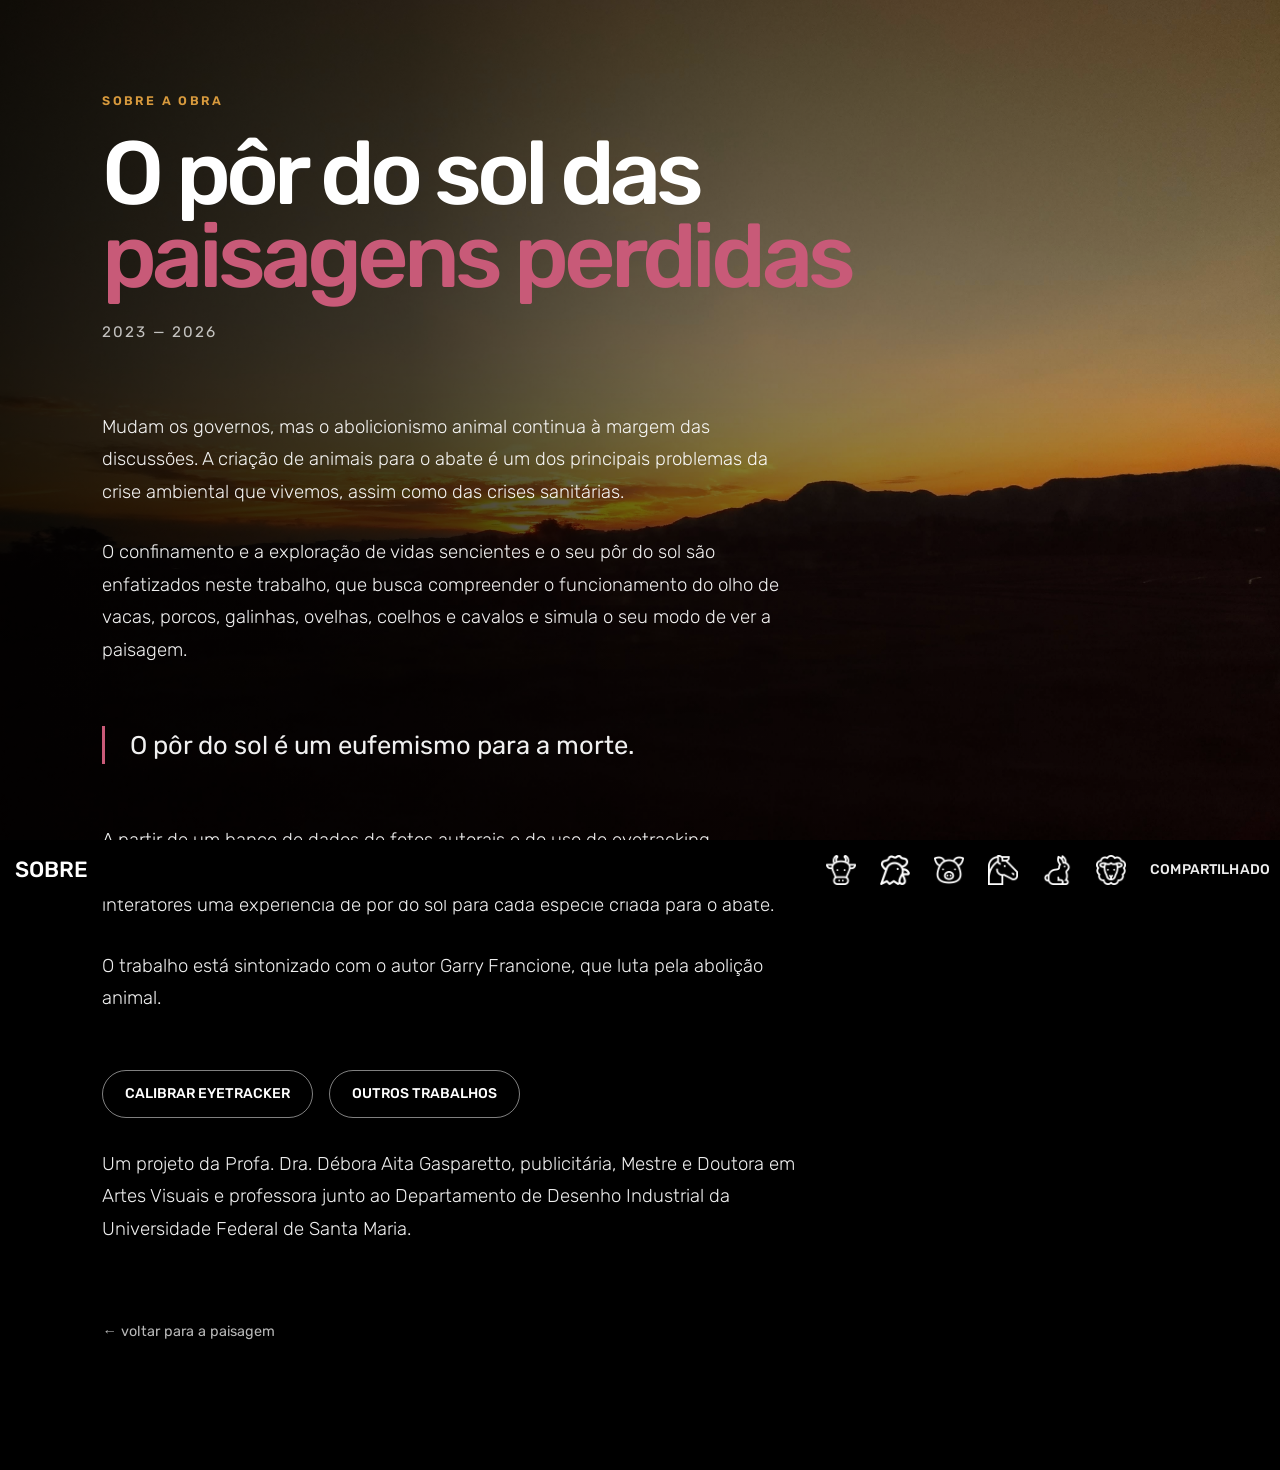
<file: index.html>
<!doctype html>

<html lang="pt-BR">

<head>

    <title>Sobre — O pôr do sol das paisagens perdidas</title>

    <meta charset="utf-8">

    <meta
        name="viewport"
        content="width=device-width, initial-scale=1"
    >


    <!-- =========================================================
         FONTE
    ========================================================== -->

    <link
        rel="preconnect"
        href="https://fonts.googleapis.com"
    >

    <link
        rel="preconnect"
        href="https://fonts.gstatic.com"
        crossorigin
    >

    <link
        href="https://fonts.googleapis.com/css2?family=Rubik:ital,wght@0,300;0,400;0,500;0,600;0,700;1,300;1,500&display=swap"
        rel="stylesheet"
    >


    <!-- =========================================================
         CSS EXISTENTE
    ========================================================== -->

    <link
        rel="stylesheet"
        href="css/menu.css"
    >


    <!-- =========================================================
         FAVICON
    ========================================================== -->

    <link
        rel="shortcut icon"
        href="images/icons/loguinho.png"
        type="image/x-icon"
    >


    <!-- =========================================================
         CSS ESPECÍFICO DA PÁGINA SOBRE
    ========================================================== -->

    <style>

        /* ========================================================
           CONFIGURAÇÃO
        ======================================================== */

        :root {

            --sunset-pink: #C85A78;

            --sunset-ochre: #D89A3D;

            --text-color: #ffffff;

        }


        * {

            box-sizing: border-box;

        }


        html,
        body {

            margin: 0;

            padding: 0;

            min-height: 100%;

        }


        body {

            font-family:
                'Rubik',
                sans-serif;

            color:
                var(--text-color);

            background:
                #000000;

        }



        /* ========================================================
           PAISAGEM FIXA
        ======================================================== */

        .sobre-background {

            position: fixed;

            inset: 0;

            width: 100%;

            height: 100%;

            background-image:
                url('images/c.jpg');

            background-size:
                cover;

            background-position:
                center center;

            background-repeat:
                no-repeat;

            z-index:
                -3;

        }



        /* ========================================================
           OVERLAY
           
           Gradiente em vez de caixa preta.
        ======================================================== */

        .sobre-background::after {

            content: "";

            position: absolute;

            inset: 0;

            background:

                linear-gradient(
                    90deg,

                    rgba(0, 0, 0, 0.88) 0%,

                    rgba(0, 0, 0, 0.74) 32%,

                    rgba(0, 0, 0, 0.48) 60%,

                    rgba(0, 0, 0, 0.22) 100%
                );

        }



        /* ========================================================
           CONTEÚDO
        ======================================================== */

        .sobre-page {

            min-height:
                100vh;

            padding:

                10vh

                8vw

                130px

                8vw;

        }


        .sobre-content {

            width:
                min(760px, 100%);

        }



        /* ========================================================
           IDENTIFICAÇÃO
        ======================================================== */

        .sobre-label {

            display:
                inline-block;

            margin-bottom:
                24px;

            color:
                var(--sunset-ochre);

            font-size:
                0.78rem;

            font-weight:
                600;

            letter-spacing:
                0.18em;

            text-transform:
                uppercase;

        }



        /* ========================================================
           TÍTULO
        ======================================================== */

        .sobre-title {

            margin:
                0;

            max-width:
                760px;

            font-size:
                clamp(
                    3.2rem,
                    7vw,
                    7.2rem
                );

            font-weight:
                500;

            line-height:
                0.93;

            letter-spacing:
                -0.055em;

        }


        .sobre-title span {

            display:
                block;

            color:
                var(--sunset-pink);

        }



        /* ========================================================
           DATA
        ======================================================== */

        .sobre-date {

            margin-top:
                24px;

            margin-bottom:
                70px;

            color:
                rgba(
                    255,
                    255,
                    255,
                    0.72
                );

            font-size:
                0.95rem;

            font-weight:
                400;

            letter-spacing:
                0.12em;

        }



        /* ========================================================
           TEXTO
        ======================================================== */

        .sobre-text {

            max-width:
                700px;

        }


        .sobre-text p {

            margin:

                0

                0

                28px

                0;

            font-size:
                clamp(
                    1.05rem,
                    1.45vw,
                    1.3rem
                );

            font-weight:
                300;

            line-height:
                1.75;

            color:
                rgba(
                    255,
                    255,
                    255,
                    0.94
                );

        }



        /* ========================================================
           DESTAQUE
        ======================================================== */

        .sobre-highlight {

            margin:

                60px

                0;

            padding-left:
                25px;

            border-left:
                3px solid
                var(--sunset-pink);

        }


        .sobre-highlight p {

            margin:
                0;

            font-size:
                clamp(
                    1.35rem,
                    2vw,
                    1.8rem
                );

            line-height:
                1.5;

            font-weight:
                400;

        }



        /* ========================================================
           LINKS
        ======================================================== */

        .sobre-link {

            color:
                var(--sunset-ochre);

            text-decoration:
                none;

            border-bottom:
                1px solid
                currentColor;

            transition:

                color 0.25s ease,

                border-color 0.25s ease;

        }


        .sobre-link:hover {

            color:
                var(--sunset-pink);

        }



        /* ========================================================
           AÇÕES
        ======================================================== */

        .sobre-actions {

            display:
                flex;

            flex-wrap:
                wrap;

            gap:
                16px;

            margin-top:
                55px;

            margin-bottom:
                30px;

        }


        .sobre-button {

            display:
                inline-flex;

            align-items:
                center;

            justify-content:
                center;

            min-height:
                48px;

            padding:
                0 22px;

            border:
                1px solid
                rgba(
                    255,
                    255,
                    255,
                    0.5
                );

            border-radius:
                100px;

            color:
                #ffffff;

            text-decoration:
                none;

            font-size:
                0.88rem;

            font-weight:
                500;

            transition:

                color 0.25s ease,

                background-color 0.25s ease,

                border-color 0.25s ease,

                transform 0.25s ease;

        }


        .sobre-button:hover {

            color:
                #000000;

            background-color:
                var(--sunset-ochre);

            border-color:
                var(--sunset-ochre);

            transform:
                translateY(-2px);

        }



        /* ========================================================
           VOLTAR
        ======================================================== */

        .sobre-back {

            display:
                inline-block;

            margin-top:
                50px;

            color:
                rgba(
                    255,
                    255,
                    255,
                    0.72
                );

            font-size:
                0.9rem;

            text-decoration:
                none;

            transition:
                color 0.25s ease;

        }


        .sobre-back:hover {

            color:
                var(--sunset-pink);

        }



        /* ========================================================
           MOBILE
        ======================================================== */

        @media (
            max-width: 700px
        ) {

            .sobre-background {

                background-position:
                    62% center;

            }


            .sobre-background::after {

                background:

                    linear-gradient(
                        180deg,

                        rgba(
                            0,
                            0,
                            0,
                            0.68
                        )
                        0%,

                        rgba(
                            0,
                            0,
                            0,
                            0.86
                        )
                        48%,

                        rgba(
                            0,
                            0,
                            0,
                            0.97
                        )
                        100%
                    );

            }


            .sobre-page {

                padding:

                    10vh

                    24px

                    120px

                    24px;

            }


            .sobre-title {

                font-size:
                    clamp(
                        3rem,
                        14vw,
                        5rem
                    );

            }


            .sobre-date {

                margin-bottom:
                    48px;

            }


            .sobre-highlight {

                margin:

                    45px

                    0;

            }


            .sobre-actions {

                flex-direction:
                    column;

                align-items:
                    flex-start;

            }

        }



        /* ========================================================
           ACESSIBILIDADE
        ======================================================== */

        @media (
            prefers-reduced-motion: reduce
        ) {

            .sobre-link,
            .sobre-button,
            .sobre-back {

                transition:
                    none;

            }

        }

    </style>

</head>



<body>


    <!-- =========================================================
         PAISAGEM
    ========================================================== -->

    <div
        class="sobre-background"
        aria-hidden="true"
    ></div>



    <!-- =========================================================
         NAVBAR
    ========================================================== -->

    <div class="nav">


        <input
            type="checkbox"
            id="nav-check"
        >


        <div class="nav-header">

            <div class="nav-title">

                <a href="index.html">
                    SOBRE
                </a>

            </div>

        </div>


        <div class="nav-btn">

            <label for="nav-check">

                <span></span>

                <span></span>

                <span></span>

            </label>

        </div>


        <div class="nav-links">


            <a
                href="bovinos.html"
                target="_blank"
            >

                <img
                    class="icons"
                    src="images/icons/cow.png"
                    width="30"
                    alt="Bovinos"
                >

            </a>


            <a
                href="galinhas.html"
                target="_blank"
            >

                <img
                    class="icons"
                    src="images/icons/chicken.png"
                    width="30"
                    alt="Galinhas"
                >

            </a>


            <a
                href="porcos.html"
                target="_blank"
            >

                <img
                    class="icons"
                    src="images/icons/pig.png"
                    width="30"
                    alt="Porcos"
                >

            </a>


            <a
                href="cavalos.html"
                target="_blank"
            >

                <img
                    class="icons"
                    src="images/icons/horse.png"
                    width="30"
                    alt="Cavalos"
                >

            </a>


            <a
                href="coelhos.html"
                target="_blank"
            >

                <img
                    class="icons"
                    src="images/icons/rabbit.png"
                    width="30"
                    alt="Coelhos"
                >

            </a>


            <a
                href="ovelhas.html"
                target="_blank"
            >

                <img
                    class="icons"
                    src="images/icons/sheep.png"
                    width="30"
                    alt="Ovelhas"
                >

            </a>


            <a
                href="compartilhado.html"
                style="
                    font-size: 14px;
                    font-family: 'Rubik', sans-serif;
                    font-weight: 500;
                "
            >
                COMPARTILHADO
            </a>


        </div>

    </div>



    <!-- =========================================================
         CONTEÚDO
    ========================================================== -->

    <main class="sobre-page">


        <article class="sobre-content">


            <div class="sobre-label">

                SOBRE A OBRA

            </div>



            <h1 class="sobre-title">

                O pôr do sol das

                <span>
                    paisagens perdidas
                </span>

            </h1>



            <div class="sobre-date">

                2023 — 2026

            </div>



            <div class="sobre-text">


                <p>

                    Mudam os governos, mas o abolicionismo animal
                    continua à margem das discussões. A criação de
                    animais para o abate é um dos principais problemas
                    da crise ambiental que vivemos, assim como das
                    crises sanitárias.

                </p>


                <p>

                    O confinamento e a exploração de vidas sencientes
                    e o seu pôr do sol são enfatizados neste trabalho,
                    que busca compreender o funcionamento do olho de
                    vacas, porcos, galinhas, ovelhas, coelhos e cavalos
                    e simula o seu modo de ver a paisagem.

                </p>



                <div class="sobre-highlight">

                    <p>

                        O pôr do sol é um eufemismo para a morte.

                    </p>

                </div>



                <p>

                    A partir de um banco de dados de fotos autorais e
                    do uso de eyetracking, manipulamos as imagens de
                    um modo poético e crítico para proporcionar aos
                    interatores uma experiência de pôr do sol para
                    cada espécie criada para o abate.

                </p>


                <p>

                    O trabalho está sintonizado com o autor
                    Garry Francione, que luta pela abolição animal.

                </p>



                <div class="sobre-actions">


                    <a
                        class="sobre-button"
                        href="https://webgazer.cs.brown.edu/calibration.html"
                        target="_blank"
                        rel="noopener noreferrer"
                    >

                        CALIBRAR EYETRACKER

                    </a>


                    <a
                        class="sobre-button"
                        href="http://lattes.cnpq.br/1722113830390578"
                        target="_blank"
                        rel="noopener noreferrer"
                    >

                        OUTROS TRABALHOS

                    </a>


                </div>



                <p>

                    Um projeto da Profa. Dra. Débora Aita Gasparetto,
                    publicitária, Mestre e Doutora em Artes Visuais e
                    professora junto ao Departamento de Desenho
                    Industrial da Universidade Federal de Santa Maria.

                </p>



                <a
                    class="sobre-back"
                    href="index.html"
                >

                    ← voltar para a paisagem

                </a>


            </div>

        </article>

    </main>


</body>

</html>
</file>
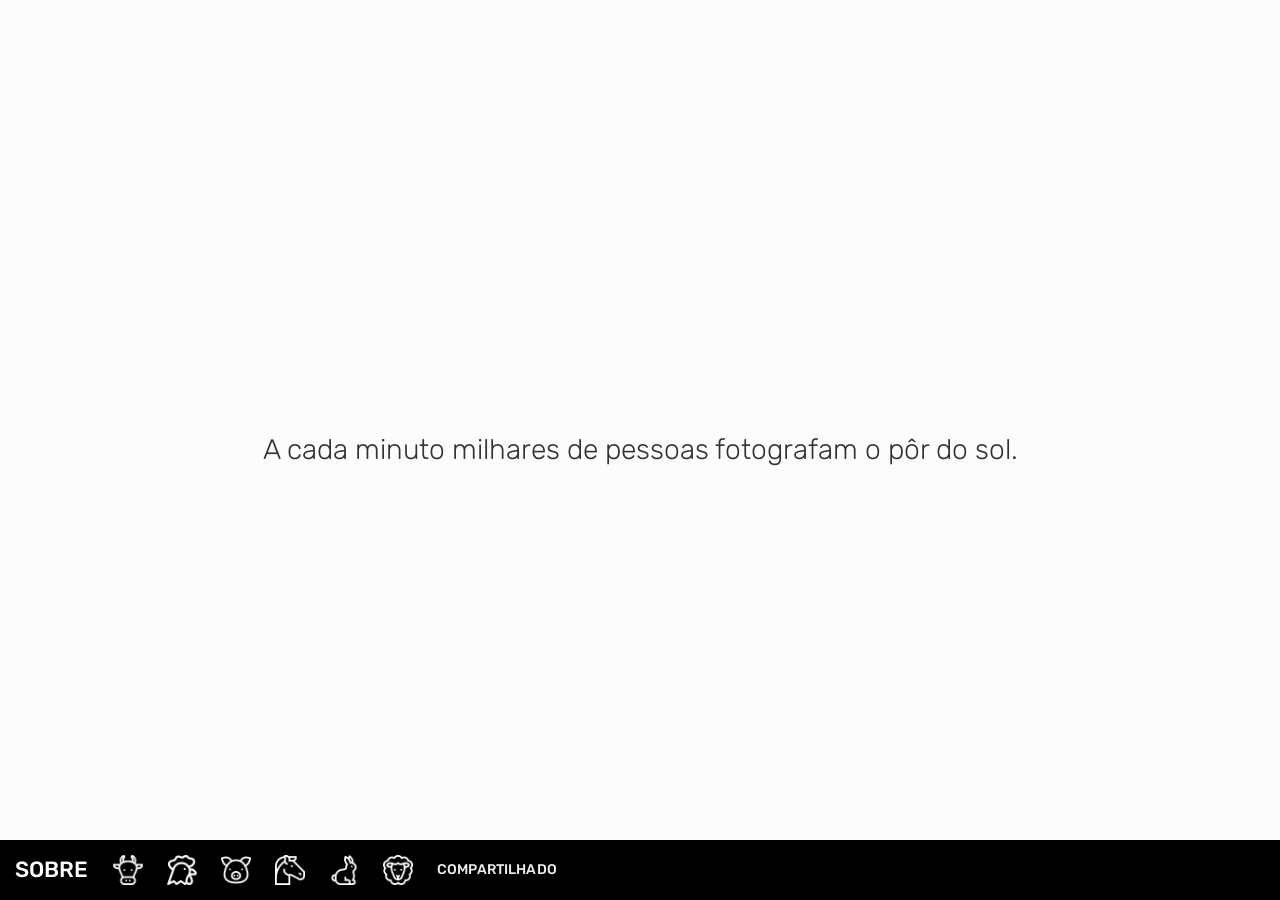
<file: compartilhado.html>
<!doctype html>

<html lang="pt-BR">

<head>

  <title>O pôr do sol compartilhado — Paisagens Perdidas</title>

  <meta charset="utf-8">

  <meta
    name="viewport"
    content="width=device-width, initial-scale=1, shrink-to-fit=no"
  >


  <!-- =========================================================
       RUBIK
  ========================================================== -->

  <link
    rel="preconnect"
    href="https://fonts.googleapis.com"
  >

  <link
    rel="preconnect"
    href="https://fonts.gstatic.com"
    crossorigin
  >

  <link
    href="https://fonts.googleapis.com/css2?family=Rubik:ital,wght@0,300;0,400;0,500;0,600;0,700;1,300;1,500&display=swap"
    rel="stylesheet"
  >


  <!-- =========================================================
       CSS BASE
  ========================================================== -->

  <link
    rel="stylesheet"
    href="css/style.css"
  >


  <!-- =========================================================
       CSS ESPECÍFICO DO COMPARTILHADO
  ========================================================== -->

  <link
    rel="stylesheet"
    href="css/compartilhado.css"
  >


  <!-- =========================================================
       NAVBAR GLOBAL
       IMPORTANTE: deixar por último
  ========================================================== -->

  <link
    rel="stylesheet"
    href="css/menu.css"
  >


  <!-- =========================================================
       FAVICON
  ========================================================== -->

  <link
    rel="shortcut icon"
    href="images/icons/loguinho.png"
    type="image/x-icon"
  >


  <!-- =========================================================
       GARANTIA TIPOGRÁFICA
  ========================================================== -->

  <style>

    body {
      font-family: 'Rubik', sans-serif;
    }

  </style>

</head>


<body
  class="compartilhado-body"
  id="body-container"
>


  <!-- =========================================================
       INTRO
  ========================================================== -->

  <div id="intro-sequence">


    <div
      class="intro-text"
      id="text1"
    >
      A cada minuto milhares de pessoas fotografam o pôr do sol.
    </div>


    <div
      class="intro-text"
      id="text2"
    >
      As imagens continuam existindo.
    </div>


    <div
      class="intro-text"
      id="text3"
    >
      Mas as paisagens talvez não.
    </div>


  </div>


  <!-- =========================================================
       TIMELINE
       As imagens são inseridas pelo JavaScript
  ========================================================== -->

  <div
    id="timeline-container"
    style="
      opacity: 0;
      pointer-events: none;
    "
  >

    <!--
      As imagens são carregadas dinamicamente
      pelo js/compartilhado.js
    -->

  </div>


  <!-- =========================================================
       SEQUÊNCIA FINAL
  ========================================================== -->

  <div
    id="end-sequence"
    style="display: none;"
  >


    <div
      class="end-text"
      id="end-text1"
    >
      Suas escolhas podem salvar paisagens.
    </div>


    <div
      class="end-text"
      id="end-text2"
    >
      E também aqueles que jamais puderam contemplá-las.
    </div>


  </div>


  <!-- =========================================================
       NAVBAR GLOBAL
  ========================================================== -->

  <div
    class="nav"
    id="main-nav"
  >


    <input
      type="checkbox"
      id="nav-check"
    >


    <!-- SOBRE -->

    <div class="nav-header">

      <div class="nav-title">

        <a href="sobre.html">
          SOBRE
        </a>

      </div>

    </div>


    <!-- BOTÃO MOBILE -->

    <div class="nav-btn">

      <label for="nav-check">

        <span></span>

        <span></span>

        <span></span>

      </label>

    </div>


    <!-- LINKS -->

    <div class="nav-links">


      <a
        href="bovinos.html"
        target="_blank"
        aria-label="Bovinos"
      >

        <img
          class="icons"
          src="images/icons/cow.png"
          width="30"
          alt="Bovinos"
        >

      </a>


      <a
        href="galinhas.html"
        target="_blank"
        aria-label="Galinhas"
      >

        <img
          class="icons"
          src="images/icons/chicken.png"
          width="30"
          alt="Galinhas"
        >

      </a>


      <a
        href="porcos.html"
        target="_blank"
        aria-label="Porcos"
      >

        <img
          class="icons"
          src="images/icons/pig.png"
          width="30"
          alt="Porcos"
        >

      </a>


      <a
        href="cavalos.html"
        target="_blank"
        aria-label="Cavalos"
      >

        <img
          class="icons"
          src="images/icons/horse.png"
          width="30"
          alt="Cavalos"
        >

      </a>


      <a
        href="coelhos.html"
        target="_blank"
        aria-label="Coelhos"
      >

        <img
          class="icons"
          src="images/icons/rabbit.png"
          width="30"
          alt="Coelhos"
        >

      </a>


      <a
        href="ovelhas.html"
        target="_blank"
        aria-label="Ovelhas"
      >

        <img
          class="icons"
          src="images/icons/sheep.png"
          width="30"
          alt="Ovelhas"
        >

      </a>


      <a href="compartilhado.html">
        COMPARTILHADO
      </a>


    </div>

  </div>


  <!-- =========================================================
       JAVASCRIPT
  ========================================================== -->

  <script src="js/compartilhado.js"></script>


</body>

</html>
</file>
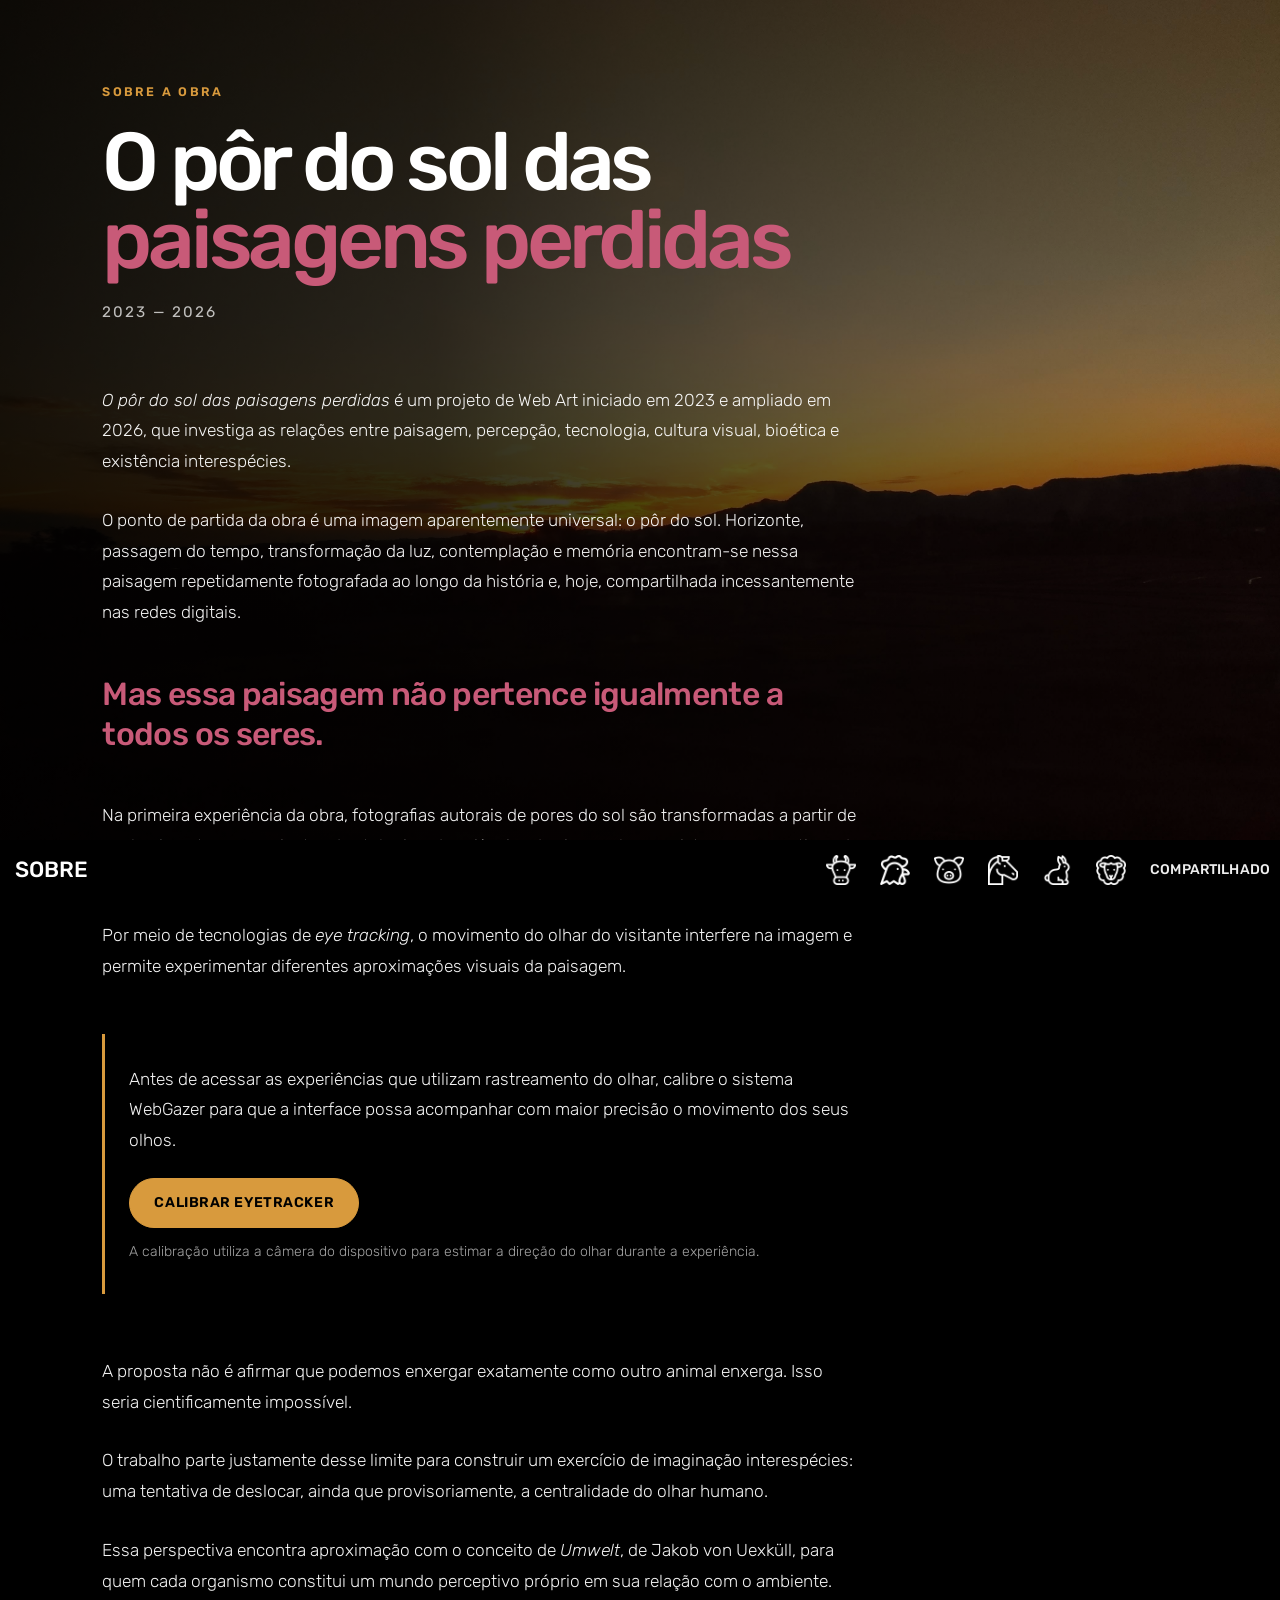
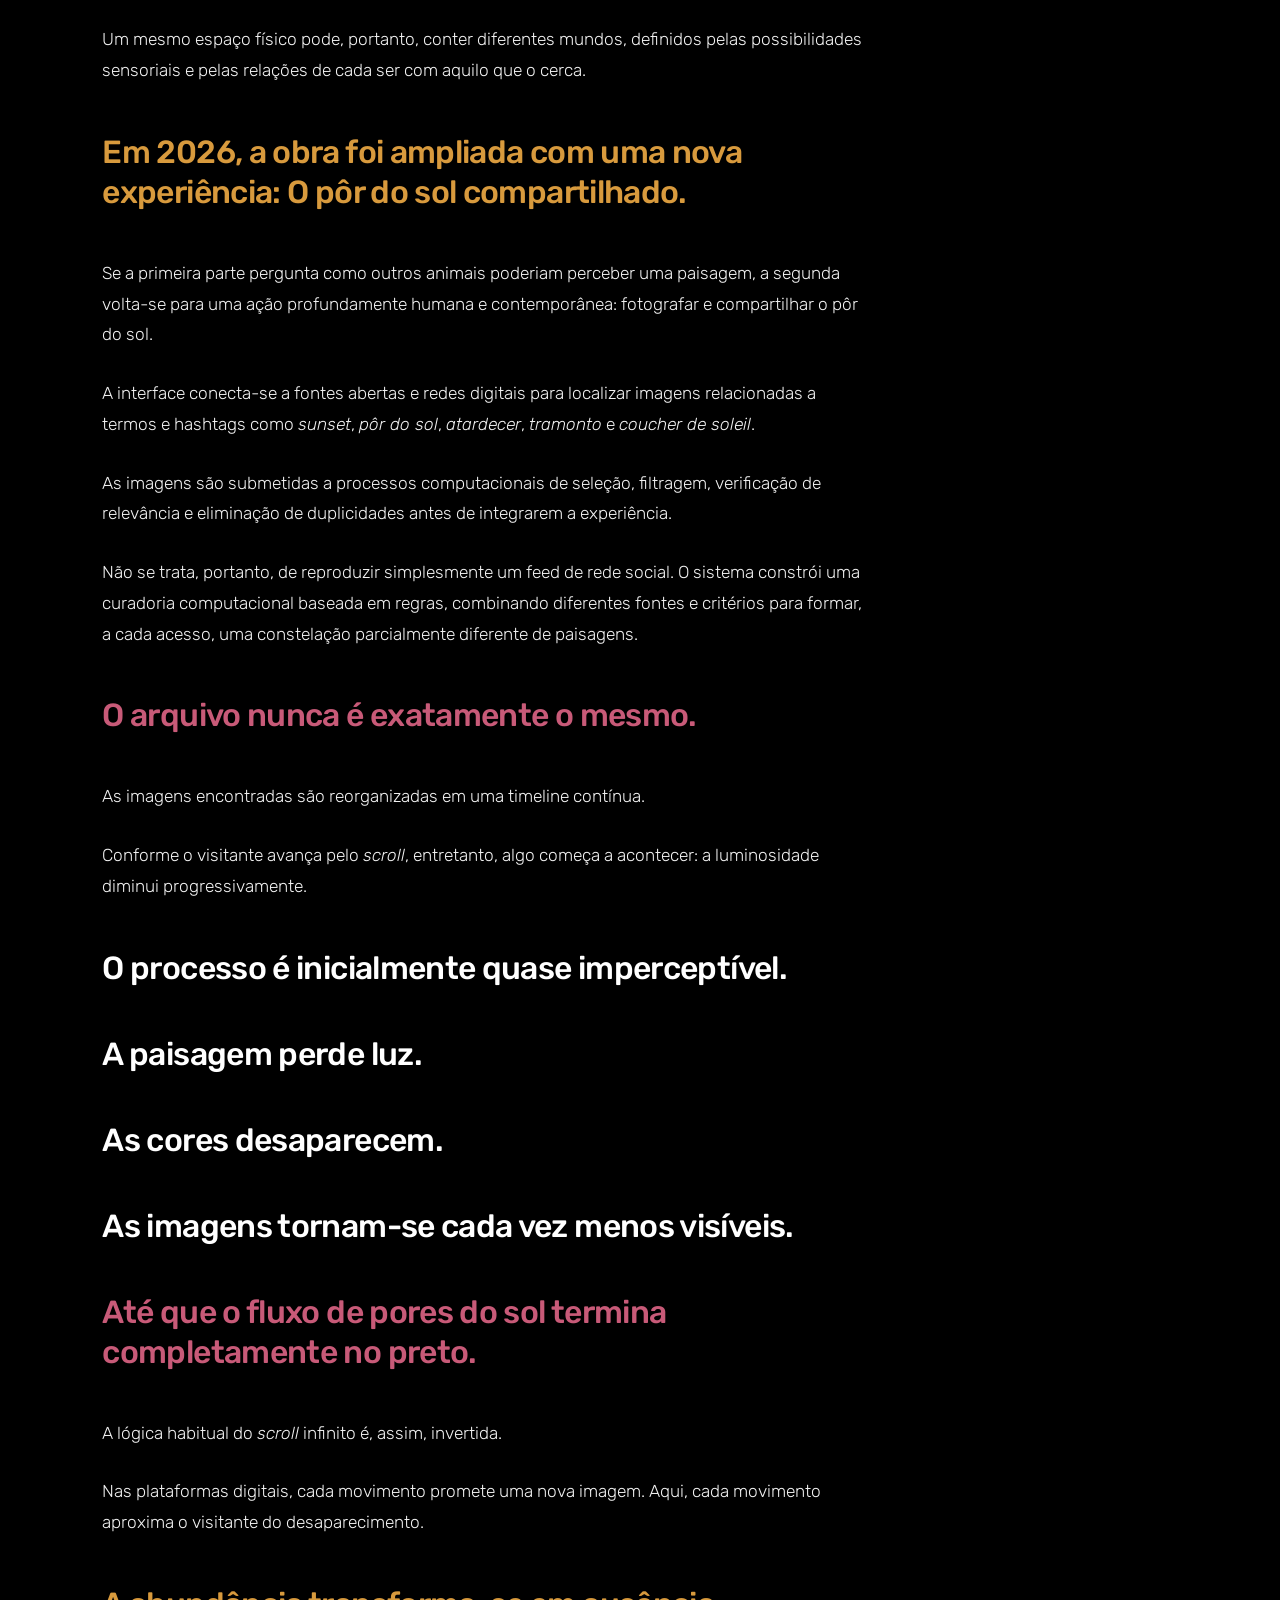
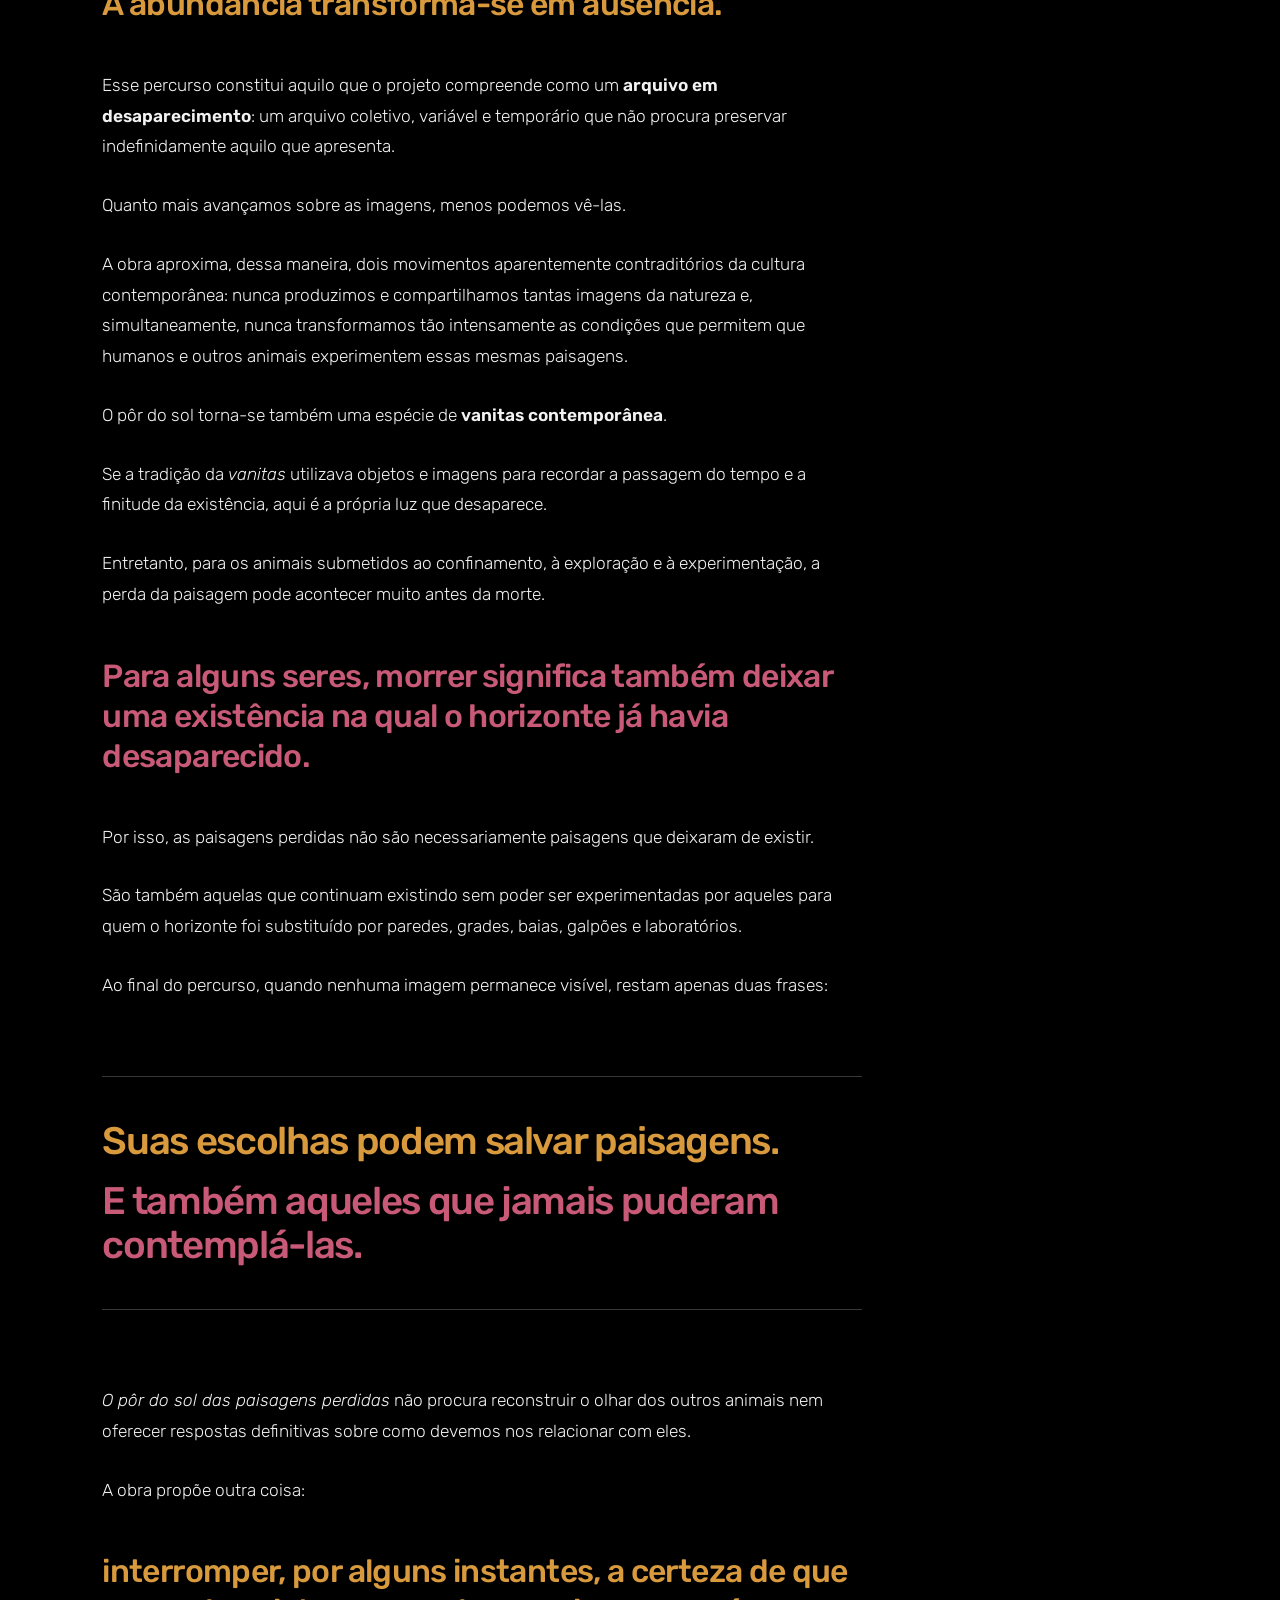
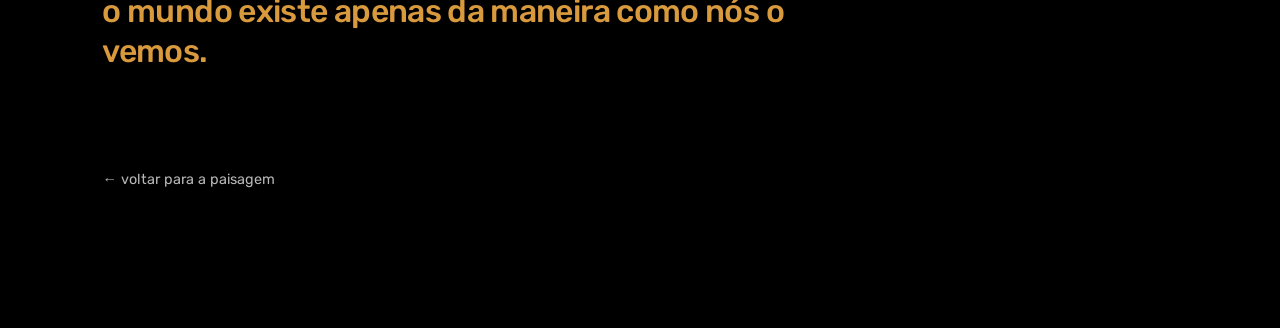
<file: sobre.html>
<!doctype html>

<html lang="pt-BR">

<head>

    <title>Sobre — O pôr do sol das paisagens perdidas</title>

    <meta charset="utf-8">

    <meta
        name="viewport"
        content="width=device-width, initial-scale=1"
    >


    <!-- =========================================================
         FONTE
    ========================================================== -->

    <link
        rel="preconnect"
        href="https://fonts.googleapis.com"
    >

    <link
        rel="preconnect"
        href="https://fonts.gstatic.com"
        crossorigin
    >

    <link
        href="https://fonts.googleapis.com/css2?family=Rubik:ital,wght@0,300;0,400;0,500;0,600;0,700;1,300;1,500&display=swap"
        rel="stylesheet"
    >


    <!-- =========================================================
         MENU
    ========================================================== -->

    <link
        rel="stylesheet"
        href="css/menu.css"
    >


    <!-- =========================================================
         FAVICON
    ========================================================== -->

    <link
        rel="shortcut icon"
        href="images/icons/loguinho.png"
        type="image/x-icon"
    >


    <!-- =========================================================
         CSS DA PÁGINA SOBRE
    ========================================================== -->

    <style>

        :root {
            --sunset-pink: #C85A78;
            --sunset-ochre: #D89A3D;
            --text-color: #ffffff;
        }


        * {
            box-sizing: border-box;
        }


        html,
        body {
            margin: 0;
            padding: 0;
            min-height: 100%;
        }


        body {
            font-family: 'Rubik', sans-serif;

            color: var(--text-color);

            background: #000;
        }


        /* ========================================================
           FUNDO FIXO
        ======================================================== */

        .sobre-background {
            position: fixed;

            inset: 0;

            width: 100%;
            height: 100%;

            background-image:
                url('images/c.jpg');

            background-size:
                cover;

            background-position:
                center center;

            background-repeat:
                no-repeat;

            z-index:
                -3;
        }


        .sobre-background::after {
            content: "";

            position: absolute;

            inset: 0;

            background:
                linear-gradient(
                    90deg,
                    rgba(0, 0, 0, 0.90) 0%,
                    rgba(0, 0, 0, 0.82) 34%,
                    rgba(0, 0, 0, 0.62) 62%,
                    rgba(0, 0, 0, 0.35) 100%
                );
        }


        /* ========================================================
           CONTEÚDO
        ======================================================== */

        .sobre-page {
            min-height: 100vh;

            padding:
                9vh
                8vw
                140px
                8vw;
        }


        .sobre-content {
            width: min(820px, 100%);
        }


        /* ========================================================
           CABEÇALHO
        ======================================================== */

        .sobre-label {
            display: inline-block;

            margin-bottom: 24px;

            color: var(--sunset-ochre);

            font-size: 0.78rem;

            font-weight: 600;

            letter-spacing: 0.18em;

            text-transform: uppercase;
        }


        .sobre-title {
            margin: 0;

            max-width: 820px;

            font-size:
                clamp(
                    3rem,
                    6.4vw,
                    6.6rem
                );

            font-weight: 500;

            line-height: 0.95;

            letter-spacing: -0.052em;
        }


        .sobre-title span {
            display: block;

            color: var(--sunset-pink);
        }


        .sobre-date {
            margin-top: 24px;

            margin-bottom: 64px;

            color:
                rgba(
                    255,
                    255,
                    255,
                    0.72
                );

            font-size: 0.95rem;

            font-weight: 400;

            letter-spacing: 0.12em;
        }


        /* ========================================================
           TEXTO
        ======================================================== */

        .sobre-text {
            max-width: 760px;
        }


        .sobre-text p {
            margin:
                0
                0
                28px
                0;

            font-size:
                clamp(
                    1.02rem,
                    1.35vw,
                    1.22rem
                );

            font-weight: 300;

            line-height: 1.78;

            color:
                rgba(
                    255,
                    255,
                    255,
                    0.95
                );
        }


        .sobre-text em {
            font-style: italic;
        }


        .sobre-text strong {
            font-weight: 600;
        }


        /* ========================================================
           FRASES DE RITMO
        ======================================================== */

        .frase-curta {
            margin:
                46px
                0;

            font-size:
                clamp(
                    1.55rem,
                    2.5vw,
                    2.6rem
                );

            line-height: 1.25;

            font-weight: 500;

            letter-spacing: -0.02em;

            color: #ffffff;
        }


        .frase-curta.rosa {
            color: var(--sunset-pink);
        }


        .frase-curta.ocre {
            color: var(--sunset-ochre);
        }


        /* ========================================================
           BLOCO EYE TRACKING
        ======================================================== */

        .eyetracking-block {
            margin:
                52px
                0
                62px
                0;

            padding:
                30px
                0
                10px
                24px;

            border-left:
                3px solid
                var(--sunset-ochre);
        }


        .eyetracking-block p {
            margin-bottom: 22px;
        }


        .eyetracking-button {
            display: inline-flex;

            align-items: center;

            justify-content: center;

            min-height: 50px;

            padding:
                0
                24px;

            border:
                1px solid
                var(--sunset-ochre);

            border-radius:
                100px;

            background-color:
                var(--sunset-ochre);

            color:
                #000000;

            text-decoration:
                none;

            font-size:
                0.88rem;

            font-weight:
                600;

            letter-spacing:
                0.04em;

            transition:
                color 0.25s ease,
                background-color 0.25s ease,
                border-color 0.25s ease,
                transform 0.25s ease;
        }


        .eyetracking-button:hover {
            background-color:
                var(--sunset-pink);

            border-color:
                var(--sunset-pink);

            color:
                #ffffff;

            transform:
                translateY(-2px);
        }


        .eyetracking-note {
            margin-top: 13px !important;

            font-size: 0.88rem !important;

            line-height: 1.5 !important;

            color:
                rgba(
                    255,
                    255,
                    255,
                    0.64
                ) !important;
        }


        /* ========================================================
           FRASES FINAIS
        ======================================================== */

        .final-statements {
            margin:
                75px
                0;

            padding:
                42px
                0;

            border-top:
                1px solid
                rgba(
                    255,
                    255,
                    255,
                    0.22
                );

            border-bottom:
                1px solid
                rgba(
                    255,
                    255,
                    255,
                    0.22
                );
        }


        .final-statements p {
            margin:
                0
                0
                16px
                0;

            font-size:
                clamp(
                    1.7rem,
                    3vw,
                    3.3rem
                );

            line-height: 1.15;

            font-weight: 500;

            letter-spacing: -0.035em;
        }


        .final-statements p:first-child {
            color:
                var(--sunset-ochre);
        }


        .final-statements p:last-child {
            margin-bottom: 0;

            color:
                var(--sunset-pink);
        }


        /* ========================================================
           VOLTAR
        ======================================================== */

        .sobre-back {
            display: inline-block;

            margin-top: 54px;

            color:
                rgba(
                    255,
                    255,
                    255,
                    0.72
                );

            font-size: 0.9rem;

            text-decoration: none;

            transition:
                color 0.25s ease;
        }


        .sobre-back:hover {
            color:
                var(--sunset-pink);
        }


        /* ========================================================
           MOBILE
        ======================================================== */

        @media (max-width: 700px) {

            .sobre-background {
                background-position:
                    62% center;
            }


            .sobre-background::after {
                background:
                    linear-gradient(
                        180deg,
                        rgba(0, 0, 0, 0.70) 0%,
                        rgba(0, 0, 0, 0.86) 42%,
                        rgba(0, 0, 0, 0.97) 100%
                    );
            }


            .sobre-page {
                padding:
                    9vh
                    24px
                    120px
                    24px;
            }


            .sobre-title {
                font-size:
                    clamp(
                        3rem,
                        14vw,
                        5rem
                    );
            }


            .sobre-date {
                margin-bottom: 46px;
            }


            .frase-curta {
                margin:
                    38px
                    0;
            }


            .eyetracking-block {
                margin:
                    42px
                    0
                    52px
                    0;

                padding-left:
                    18px;
            }


            .eyetracking-button {
                width: 100%;
            }


            .final-statements {
                margin:
                    60px
                    0;

                padding:
                    32px
                    0;
            }

        }


        /* ========================================================
           ACESSIBILIDADE
        ======================================================== */

        @media (prefers-reduced-motion: reduce) {

            .eyetracking-button,
            .sobre-back {
                transition: none;
            }

        }

    </style>

</head>



<body>


    <!-- =========================================================
         FUNDO
    ========================================================== -->

    <div
        class="sobre-background"
        aria-hidden="true"
    ></div>



    <!-- =========================================================
         NAV
    ========================================================== -->

    <div class="nav">

        <input
            type="checkbox"
            id="nav-check"
        >


        <div class="nav-header">

            <div class="nav-title">

                <a href="index.html">
                    SOBRE
                </a>

            </div>

        </div>


        <div class="nav-btn">

            <label for="nav-check">

                <span></span>

                <span></span>

                <span></span>

            </label>

        </div>


        <div class="nav-links">


            <a
                href="bovinos.html"
                target="_blank"
                aria-label="Bovinos"
            >

                <img
                    class="icons"
                    src="images/icons/cow.png"
                    width="30"
                    alt="Bovinos"
                >

            </a>


            <a
                href="galinhas.html"
                target="_blank"
                aria-label="Galinhas"
            >

                <img
                    class="icons"
                    src="images/icons/chicken.png"
                    width="30"
                    alt="Galinhas"
                >

            </a>


            <a
                href="porcos.html"
                target="_blank"
                aria-label="Porcos"
            >

                <img
                    class="icons"
                    src="images/icons/pig.png"
                    width="30"
                    alt="Porcos"
                >

            </a>


            <a
                href="cavalos.html"
                target="_blank"
                aria-label="Cavalos"
            >

                <img
                    class="icons"
                    src="images/icons/horse.png"
                    width="30"
                    alt="Cavalos"
                >

            </a>


            <a
                href="coelhos.html"
                target="_blank"
                aria-label="Coelhos"
            >

                <img
                    class="icons"
                    src="images/icons/rabbit.png"
                    width="30"
                    alt="Coelhos"
                >

            </a>


            <a
                href="ovelhas.html"
                target="_blank"
                aria-label="Ovelhas"
            >

                <img
                    class="icons"
                    src="images/icons/sheep.png"
                    width="30"
                    alt="Ovelhas"
                >

            </a>


            <a
                href="compartilhado.html"
                style="
                    font-size: 14px;
                    font-family: 'Rubik', sans-serif;
                    font-weight: 500;
                "
            >
                COMPARTILHADO
            </a>

        </div>

    </div>



    <!-- =========================================================
         CONTEÚDO
    ========================================================== -->

    <main class="sobre-page">


        <article class="sobre-content">


            <div class="sobre-label">
                SOBRE A OBRA
            </div>


            <h1 class="sobre-title">

                O pôr do sol das

                <span>
                    paisagens perdidas
                </span>

            </h1>


            <div class="sobre-date">
                2023 — 2026
            </div>



            <div class="sobre-text">


                <p>

                    <em>O pôr do sol das paisagens perdidas</em>
                    é um projeto de Web Art iniciado em 2023 e
                    ampliado em 2026, que investiga as relações
                    entre paisagem, percepção, tecnologia,
                    cultura visual, bioética e existência
                    interespécies.

                </p>


                <p>

                    O ponto de partida da obra é uma imagem
                    aparentemente universal: o pôr do sol.
                    Horizonte, passagem do tempo, transformação
                    da luz, contemplação e memória encontram-se
                    nessa paisagem repetidamente fotografada ao
                    longo da história e, hoje, compartilhada
                    incessantemente nas redes digitais.

                </p>


                <div class="frase-curta rosa">

                    Mas essa paisagem não pertence igualmente
                    a todos os seres.

                </div>


                <p>

                    Na primeira experiência da obra, fotografias
                    autorais de pores do sol são transformadas
                    a partir de conhecimentos provenientes da
                    etologia e das ciências da visão sobre os
                    sistemas perceptivos de porcos, cavalos,
                    galinhas, ovinos, bovinos e coelhos.

                </p>


                <p>

                    Por meio de tecnologias de <em>eye tracking</em>,
                    o movimento do olhar do visitante interfere
                    na imagem e permite experimentar diferentes
                    aproximações visuais da paisagem.

                </p>



                <!-- =================================================
                     CALIBRAÇÃO WEBGAZER
                ================================================== -->

                <div class="eyetracking-block">

                    <p>

                        Antes de acessar as experiências que utilizam
                        rastreamento do olhar, calibre o sistema
                        WebGazer para que a interface possa acompanhar
                        com maior precisão o movimento dos seus olhos.

                    </p>


                    <a
                        class="eyetracking-button"
                        href="https://webgazer.cs.brown.edu/calibration.html"
                        target="_blank"
                        rel="noopener noreferrer"
                    >
                        CALIBRAR EYETRACKER
                    </a>


                    <p class="eyetracking-note">

                        A calibração utiliza a câmera do dispositivo
                        para estimar a direção do olhar durante a experiência.

                    </p>

                </div>



                <p>

                    A proposta não é afirmar que podemos enxergar
                    exatamente como outro animal enxerga.
                    Isso seria cientificamente impossível.

                </p>


                <p>

                    O trabalho parte justamente desse limite para
                    construir um exercício de imaginação
                    interespécies: uma tentativa de deslocar,
                    ainda que provisoriamente, a centralidade do
                    olhar humano.

                </p>


                <p>

                    Essa perspectiva encontra aproximação com o
                    conceito de <em>Umwelt</em>, de Jakob von
                    Uexküll, para quem cada organismo constitui
                    um mundo perceptivo próprio em sua relação
                    com o ambiente.

                </p>


                <p>

                    Um mesmo espaço físico pode, portanto, conter
                    diferentes mundos, definidos pelas possibilidades
                    sensoriais e pelas relações de cada ser com
                    aquilo que o cerca.

                </p>


                <div class="frase-curta ocre">

                    Em 2026, a obra foi ampliada com uma nova
                    experiência: O pôr do sol compartilhado.

                </div>


                <p>

                    Se a primeira parte pergunta como outros animais
                    poderiam perceber uma paisagem, a segunda
                    volta-se para uma ação profundamente humana e
                    contemporânea: fotografar e compartilhar o
                    pôr do sol.

                </p>


                <p>

                    A interface conecta-se a fontes abertas e redes
                    digitais para localizar imagens relacionadas
                    a termos e hashtags como <em>sunset</em>,
                    <em>pôr do sol</em>, <em>atardecer</em>,
                    <em>tramonto</em> e <em>coucher de soleil</em>.

                </p>


                <p>

                    As imagens são submetidas a processos computacionais
                    de seleção, filtragem, verificação de relevância
                    e eliminação de duplicidades antes de integrarem
                    a experiência.

                </p>


                <p>

                    Não se trata, portanto, de reproduzir simplesmente
                    um feed de rede social. O sistema constrói uma
                    curadoria computacional baseada em regras,
                    combinando diferentes fontes e critérios para
                    formar, a cada acesso, uma constelação parcialmente
                    diferente de paisagens.

                </p>


                <div class="frase-curta rosa">

                    O arquivo nunca é exatamente o mesmo.

                </div>


                <p>

                    As imagens encontradas são reorganizadas em uma
                    timeline contínua.

                </p>


                <p>

                    Conforme o visitante avança pelo <em>scroll</em>,
                    entretanto, algo começa a acontecer: a luminosidade
                    diminui progressivamente.

                </p>


                <div class="frase-curta">

                    O processo é inicialmente quase imperceptível.

                </div>


                <div class="frase-curta">

                    A paisagem perde luz.

                </div>


                <div class="frase-curta">

                    As cores desaparecem.

                </div>


                <div class="frase-curta">

                    As imagens tornam-se cada vez menos visíveis.

                </div>


                <div class="frase-curta rosa">

                    Até que o fluxo de pores do sol termina
                    completamente no preto.

                </div>


                <p>

                    A lógica habitual do <em>scroll</em> infinito
                    é, assim, invertida.

                </p>


                <p>

                    Nas plataformas digitais, cada movimento promete
                    uma nova imagem. Aqui, cada movimento aproxima
                    o visitante do desaparecimento.

                </p>


                <div class="frase-curta ocre">

                    A abundância transforma-se em ausência.

                </div>


                <p>

                    Esse percurso constitui aquilo que o projeto
                    compreende como um <strong>arquivo em
                    desaparecimento</strong>: um arquivo coletivo,
                    variável e temporário que não procura preservar
                    indefinidamente aquilo que apresenta.

                </p>


                <p>

                    Quanto mais avançamos sobre as imagens, menos
                    podemos vê-las.

                </p>


                <p>

                    A obra aproxima, dessa maneira, dois movimentos
                    aparentemente contraditórios da cultura
                    contemporânea: nunca produzimos e compartilhamos
                    tantas imagens da natureza e, simultaneamente,
                    nunca transformamos tão intensamente as condições
                    que permitem que humanos e outros animais
                    experimentem essas mesmas paisagens.

                </p>


                <p>

                    O pôr do sol torna-se também uma espécie de
                    <strong>vanitas contemporânea</strong>.

                </p>


                <p>

                    Se a tradição da <em>vanitas</em> utilizava
                    objetos e imagens para recordar a passagem do
                    tempo e a finitude da existência, aqui é a
                    própria luz que desaparece.

                </p>


                <p>

                    Entretanto, para os animais submetidos ao
                    confinamento, à exploração e à experimentação,
                    a perda da paisagem pode acontecer muito antes
                    da morte.

                </p>


                <div class="frase-curta rosa">

                    Para alguns seres, morrer significa também
                    deixar uma existência na qual o horizonte
                    já havia desaparecido.

                </div>


                <p>

                    Por isso, as paisagens perdidas não são
                    necessariamente paisagens que deixaram de existir.

                </p>


                <p>

                    São também aquelas que continuam existindo sem
                    poder ser experimentadas por aqueles para quem
                    o horizonte foi substituído por paredes, grades,
                    baias, galpões e laboratórios.

                </p>


                <p>

                    Ao final do percurso, quando nenhuma imagem
                    permanece visível, restam apenas duas frases:

                </p>



                <div class="final-statements">

                    <p>

                        Suas escolhas podem salvar paisagens.

                    </p>


                    <p>

                        E também aqueles que jamais puderam contemplá-las.

                    </p>

                </div>



                <p>

                    <em>O pôr do sol das paisagens perdidas</em>
                    não procura reconstruir o olhar dos outros
                    animais nem oferecer respostas definitivas
                    sobre como devemos nos relacionar com eles.

                </p>


                <p>

                    A obra propõe outra coisa:

                </p>


                <div class="frase-curta ocre">

                    interromper, por alguns instantes, a certeza
                    de que o mundo existe apenas da maneira como
                    nós o vemos.

                </div>



                <a
                    class="sobre-back"
                    href="index.html"
                >
                    ← voltar para a paisagem
                </a>


            </div>

        </article>

    </main>


</body>

</html>
</file>
<file: css/menu.css>
/* ============================================================
   PAISAGENS PERDIDAS
   NAVBAR GLOBAL

   Tipografia: Rubik
   Paleta:
   rosa pôr do sol  = #C85A78
   ocre pôr do sol  = #D89A3D
   ============================================================ */


/* ============================================================
   VARIÁVEIS
   ============================================================ */

:root {
  --sunset-pink: #C85A78;
  --sunset-ochre: #D89A3D;
  --nav-background: #000000;
  --nav-text: #EFEFEF;
}


/* ============================================================
   NAVBAR PRINCIPAL
   ============================================================ */

.nav {
  height: 60px;
  width: 100%;

  background-color: var(--nav-background);

  position: fixed;

  left: 0;
  bottom: 0;

  z-index: 1000;

  font-family: 'Rubik', sans-serif;
}


/* ============================================================
   CABEÇALHO / SOBRE
   ============================================================ */

.nav > .nav-header {
  display: inline;
}


.nav > .nav-header > .nav-title {
  display: inline-block;

  padding: 15px;

  font-family: 'Rubik', sans-serif;

  font-size: 22px;

  font-weight: 500;

  line-height: 1.35;

  color: #FFFFFF;
}


/* Link SOBRE */

.nav > .nav-header > .nav-title > a {
  color: #FFFFFF;

  font-family: 'Rubik', sans-serif;

  font-size: inherit;

  font-weight: 500;

  text-decoration: none;

  transition:
    color 0.3s ease,
    transform 0.3s ease;
}


/* Hover SOBRE */

.nav > .nav-header > .nav-title > a:hover {
  color: var(--sunset-pink);
}


/* ============================================================
   BOTÃO MOBILE
   ============================================================ */

.nav > .nav-btn {
  display: none;
}


/* ============================================================
   LINKS PRINCIPAIS
   ============================================================ */

.nav > .nav-links {
  display: inline;

  float: right;

  font-family: 'Rubik', sans-serif;

  font-size: 18px;
}


/* Cada link */

.nav > .nav-links > a {
  display: inline-flex;

  align-items: center;

  justify-content: center;

  gap: 6px;

  min-height: 60px;

  padding:
    13px
    10px;

  color: var(--nav-text);

  background-color: transparent;

  font-family: 'Rubik', sans-serif;

  font-size: 18px;

  font-weight: 400;

  line-height: 1;

  text-decoration: none;

  vertical-align: middle;

  transition:
    color 0.3s ease,
    background-color 0.3s ease,
    transform 0.3s ease;
}


/* ============================================================
   ÍCONES PNG
   ============================================================ */

.nav > .nav-links > a img,
.nav > .nav-links > a .icons {
  display: block;

  width: 30px;

  height: auto;

  object-fit: contain;

  transition:
    filter 0.3s ease,
    transform 0.3s ease,
    opacity 0.3s ease;
}


/* ============================================================
   SVG / ÍCONES DE FONTE
   CASO SEJAM USADOS FUTURAMENTE
   ============================================================ */

.nav > .nav-links > a svg,
.nav > .nav-links > a i {
  color: inherit;

  transition:
    color 0.3s ease,
    fill 0.3s ease,
    stroke 0.3s ease,
    transform 0.3s ease;
}


/* ============================================================
   HOVER — ITENS ÍMPARES
   ROSA
   ============================================================ */

.nav > .nav-links > a:nth-child(odd):hover {
  color: var(--sunset-pink);

  background-color: transparent;

  transform: translateY(-2px);
}


/* PNG */

.nav > .nav-links > a:nth-child(odd):hover img,
.nav > .nav-links > a:nth-child(odd):hover .icons {
  /*
     Como os ícones são PNG,
     não podemos usar fill/stroke.

     O filtro aproxima a imagem
     da tonalidade rosa.
  */

  filter:
    brightness(0)
    saturate(100%)
    invert(47%)
    sepia(27%)
    saturate(1367%)
    hue-rotate(297deg)
    brightness(91%)
    contrast(87%);

  transform: translateY(-2px);
}


/* SVG */

.nav > .nav-links > a:nth-child(odd):hover svg,
.nav > .nav-links > a:nth-child(odd):hover i {
  color: var(--sunset-pink);

  fill: var(--sunset-pink);

  stroke: var(--sunset-pink);

  transform: translateY(-2px);
}


/* ============================================================
   HOVER — ITENS PARES
   OCRE
   ============================================================ */

.nav > .nav-links > a:nth-child(even):hover {
  color: var(--sunset-ochre);

  background-color: transparent;

  transform: translateY(-2px);
}


/* PNG */

.nav > .nav-links > a:nth-child(even):hover img,
.nav > .nav-links > a:nth-child(even):hover .icons {
  /*
     Aproximação do ocre #D89A3D.
  */

  filter:
    brightness(0)
    saturate(100%)
    invert(68%)
    sepia(52%)
    saturate(884%)
    hue-rotate(350deg)
    brightness(91%)
    contrast(86%);

  transform: translateY(-2px);
}


/* SVG */

.nav > .nav-links > a:nth-child(even):hover svg,
.nav > .nav-links > a:nth-child(even):hover i {
  color: var(--sunset-ochre);

  fill: var(--sunset-ochre);

  stroke: var(--sunset-ochre);

  transform: translateY(-2px);
}


/* ============================================================
   COMPARTILHADO

   Caso ainda exista style inline no HTML,
   estas regras mantêm a identidade.
   ============================================================ */

.nav > .nav-links > a:last-child {
  font-family: 'Rubik', sans-serif;

  font-size: 14px;

  font-weight: 500;

  letter-spacing: 0.01em;
}


/* ============================================================
   FOCO POR TECLADO
   ============================================================ */

.nav > .nav-links > a:focus-visible,
.nav > .nav-header > .nav-title > a:focus-visible {
  outline:
    2px solid
    var(--sunset-ochre);

  outline-offset: 4px;

  border-radius: 4px;
}


/* ============================================================
   CHECKBOX DO MENU
   ============================================================ */

.nav > #nav-check {
  display: none;
}


/* ============================================================
   MOBILE
   ============================================================ */

@media (max-width: 600px) {


  /* ----------------------------------------------------------
     BOTÃO HAMBÚRGUER
     ---------------------------------------------------------- */

  .nav > .nav-btn {
    display: inline-block;

    position: fixed;

    right: 10%;
    bottom: 0;

    z-index: 1001;
  }


  .nav > .nav-btn > label {
    display: inline-block;

    width: 50px;
    height: 50px;

    padding: 13px;

    cursor: pointer;

    transition:
      background-color 0.3s ease;
  }


  .nav > .nav-btn > label:hover,
  .nav #nav-check:checked ~ .nav-btn > label {
    background-color:
      rgba(
        255,
        255,
        255,
        0.06
      );
  }


  /* Linhas do hambúrguer */

  .nav > .nav-btn > label > span {
    display: block;

    width: 25px;
    height: 10px;

    border-top:
      2px solid
      #EEEEEE;

    transition:
      border-color 0.3s ease;
  }


  .nav > .nav-btn > label:hover > span {
    border-color:
      var(--sunset-ochre);
  }


  /* ----------------------------------------------------------
     PAINEL DE LINKS
     ---------------------------------------------------------- */

  .nav > .nav-links {
    position: absolute;

    display: block;

    width: 32%;

    min-width: 145px;

    height: 0;

    right: 0;

    bottom: 50px;

    overflow-y: hidden;

    background-color:
      var(--nav-background);

    font-family:
      'Rubik',
      sans-serif;

    transition:
      height 0.3s ease-in;
  }


  /* Cada link mobile */

  .nav > .nav-links > a {
    display: flex;

    align-items: center;

    justify-content: flex-start;

    width: 100%;

    min-height: 52px;

    margin-left: 0;

    padding:
      11px
      18px;

    font-family:
      'Rubik',
      sans-serif;
  }


  /* ----------------------------------------------------------
     MENU FECHADO
     ---------------------------------------------------------- */

  .nav > #nav-check:not(:checked) ~ .nav-links {
    height: 0;
  }


  /* ----------------------------------------------------------
     MENU ABERTO
     ---------------------------------------------------------- */

  .nav > #nav-check:checked ~ .nav-links {
    height:
      calc(
        100vh - 50px
      );

    overflow-y:
      auto;
  }


}


/* ============================================================
   REDUÇÃO DE MOVIMENTO
   ============================================================ */

@media (prefers-reduced-motion: reduce) {

  .nav > .nav-header > .nav-title > a,

  .nav > .nav-links > a,

  .nav > .nav-links > a img,

  .nav > .nav-links > a .icons,

  .nav > .nav-links > a svg,

  .nav > .nav-links > a i,

  .nav > .nav-btn > label,

  .nav > .nav-btn > label > span {

    transition: none;

    transform: none;
  }

}
</file>
<file: css/compartilhado.css>
/* ============================================================
   O PÔR DO SOL COMPARTILHADO
   Paisagens Perdidas
   ============================================================ */

:root {
    --darkness: 0;
}

/* ------------------------------------------------------------
   BASE
   ------------------------------------------------------------ */

html {
    background: #000;
}

.compartilhado-body {
    position: relative;
    margin: 0;
    padding: 0;
    overflow-x: hidden;

    background-color: #fcfcfc;
    color: #222;

    font-family: 'Rubik', sans-serif;
}

/*
   CAMADA DE ESCURECIMENTO

   Em vez de escurecer cada fotografia separadamente,
   uma única camada preta ocupa a tela inteira.

   Isso elimina os "cards cinza" e transforma o escurecimento
   em um bloco visual contínuo.
*/

.compartilhado-body::after {
    content: "";

    position: fixed;
    inset: 0;

    width: 100vw;
    height: 100vh;

    background: #000;

    opacity: var(--darkness);

    pointer-events: none;

    z-index: 80;

    will-change: opacity;
}


/* ============================================================
   INTRO
   ============================================================ */

#intro-sequence {
    position: fixed;

    top: 0;
    left: 0;

    width: 100vw;
    height: 100vh;

    display: flex;
    flex-direction: column;

    justify-content: center;
    align-items: center;

    background-color: #fcfcfc;

    z-index: 100;

    transition: opacity 2s ease-in-out;
}


.intro-text {
    position: absolute;

    opacity: 0;

    max-width: 900px;

    padding: 0 30px;

    font-size: clamp(1.25rem, 2.2vw, 1.8rem);

    line-height: 1.5;

    font-weight: 300;

    text-align: center;

    color: #333;

    transition: opacity 2s ease-in-out;
}


/* ============================================================
   TIMELINE
   ============================================================ */

#timeline-container {
    position: relative;

    width: 100vw;

    display: grid;

    grid-template-columns:
        repeat(auto-fill, minmax(300px, 1fr));

    gap: 15px;

    box-sizing: border-box;

    /*
       Antes havia 50vh depois das últimas imagens.
       Isso atrasava muito o encontro com o final.
    */

    padding:
        10vh
        20px
        12vh
        20px;

    transition: opacity 2s ease-in-out;

    z-index: 1;
}


.timeline-image-wrapper {
    width: 100%;

    display: flex;

    justify-content: center;

    overflow: hidden;

    background: transparent;
}


.timeline-image {
    width: 100%;
    height: 100%;

    max-width: 100vw;

    display: block;

    object-fit: cover;

    aspect-ratio: 1 / 1;

    /*
       Não escurecemos mais cada imagem individualmente.
       O desaparecimento acontece através da camada geral.
    */

    filter: none;

    opacity: 1;
}


/* ============================================================
   FINAL
   ============================================================ */

#end-sequence {
    position: fixed;

    inset: 0;

    width: 100vw;
    height: 100vh;

    display: none;

    flex-direction: column;

    justify-content: center;
    align-items: center;

    background: #000;

    pointer-events: none;

    z-index: 200;
}


.end-text {
    position: absolute;

    width: min(1100px, calc(100vw - 40px));

    box-sizing: border-box;

    opacity: 0;

    color: #fff;

    text-align: center;

    line-height: 1.15;

    transition: opacity 1.4s ease-in-out;

    text-wrap: balance;
}


/*
   PRIMEIRA FRASE
*/

#end-text1 {
    font-size: clamp(
        1.8rem,
        4vw,
        4rem
    );

    font-weight: 300;

    letter-spacing: -0.025em;
}


/*
   ÚLTIMA FRASE

   Agora ela é deliberadamente MUITO maior
   porque é o fechamento conceitual da experiência.
*/

#end-text2 {
    max-width: 1200px;

    font-size: clamp(
        3rem,
        7vw,
        7rem
    );

    font-weight: 500;

    line-height: 1.03;

    letter-spacing: -0.045em;

    color: #fff;
}


/* ============================================================
   MOBILE
   ============================================================ */

@media (max-width: 700px) {

    #timeline-container {
        grid-template-columns:
            repeat(2, minmax(0, 1fr));

        gap: 6px;

        padding:
            8vh
            6px
            10vh
            6px;
    }


    .intro-text {
        padding: 0 24px;

        font-size: 1.25rem;
    }


    #end-text1 {
        font-size: clamp(
            1.8rem,
            8vw,
            3rem
        );
    }


    #end-text2 {
        width: calc(100vw - 32px);

        font-size: clamp(
            3rem,
            13vw,
            5.5rem
        );

        line-height: 1;
    }
}


/* ============================================================
   ACESSIBILIDADE — REDUÇÃO DE MOVIMENTO
   ============================================================ */

@media (prefers-reduced-motion: reduce) {

    .intro-text,
    #intro-sequence,
    #timeline-container,
    .end-text {

        transition-duration: 0.1s !important;
    }
}
</file>
